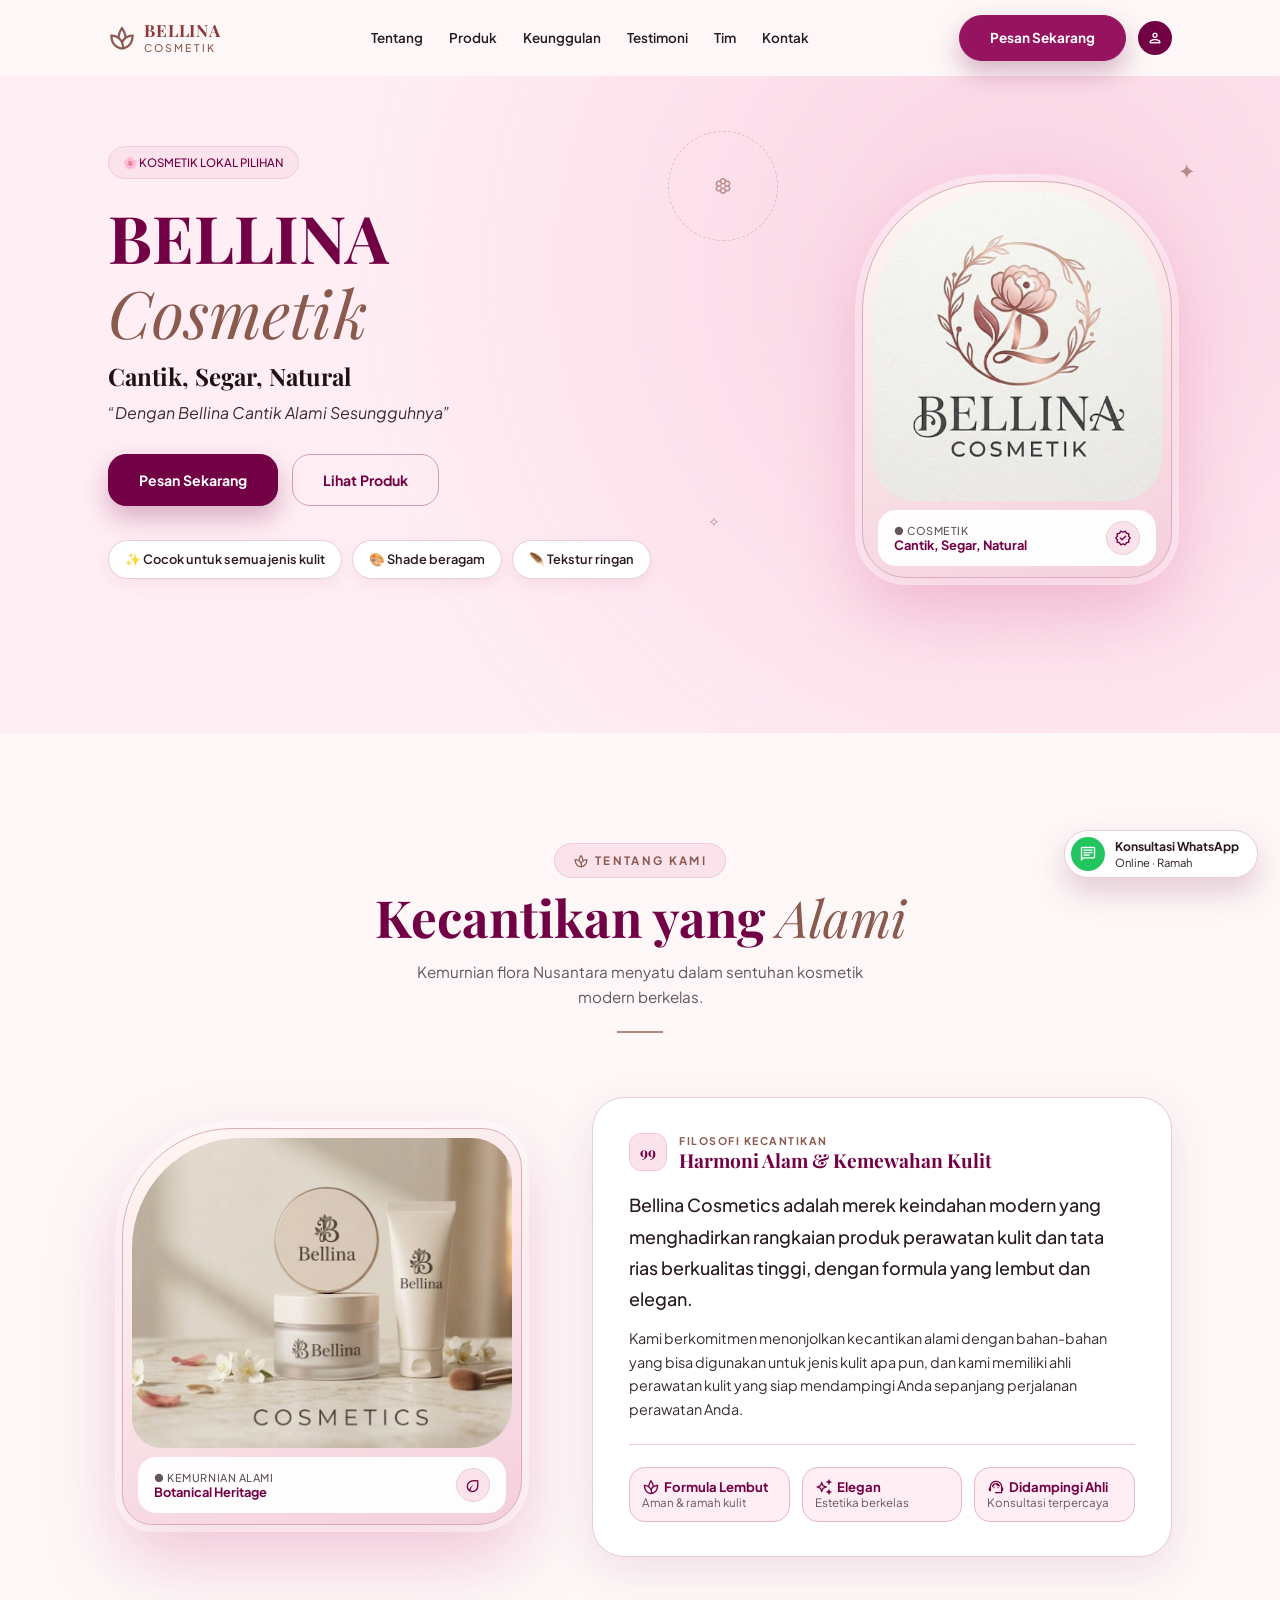
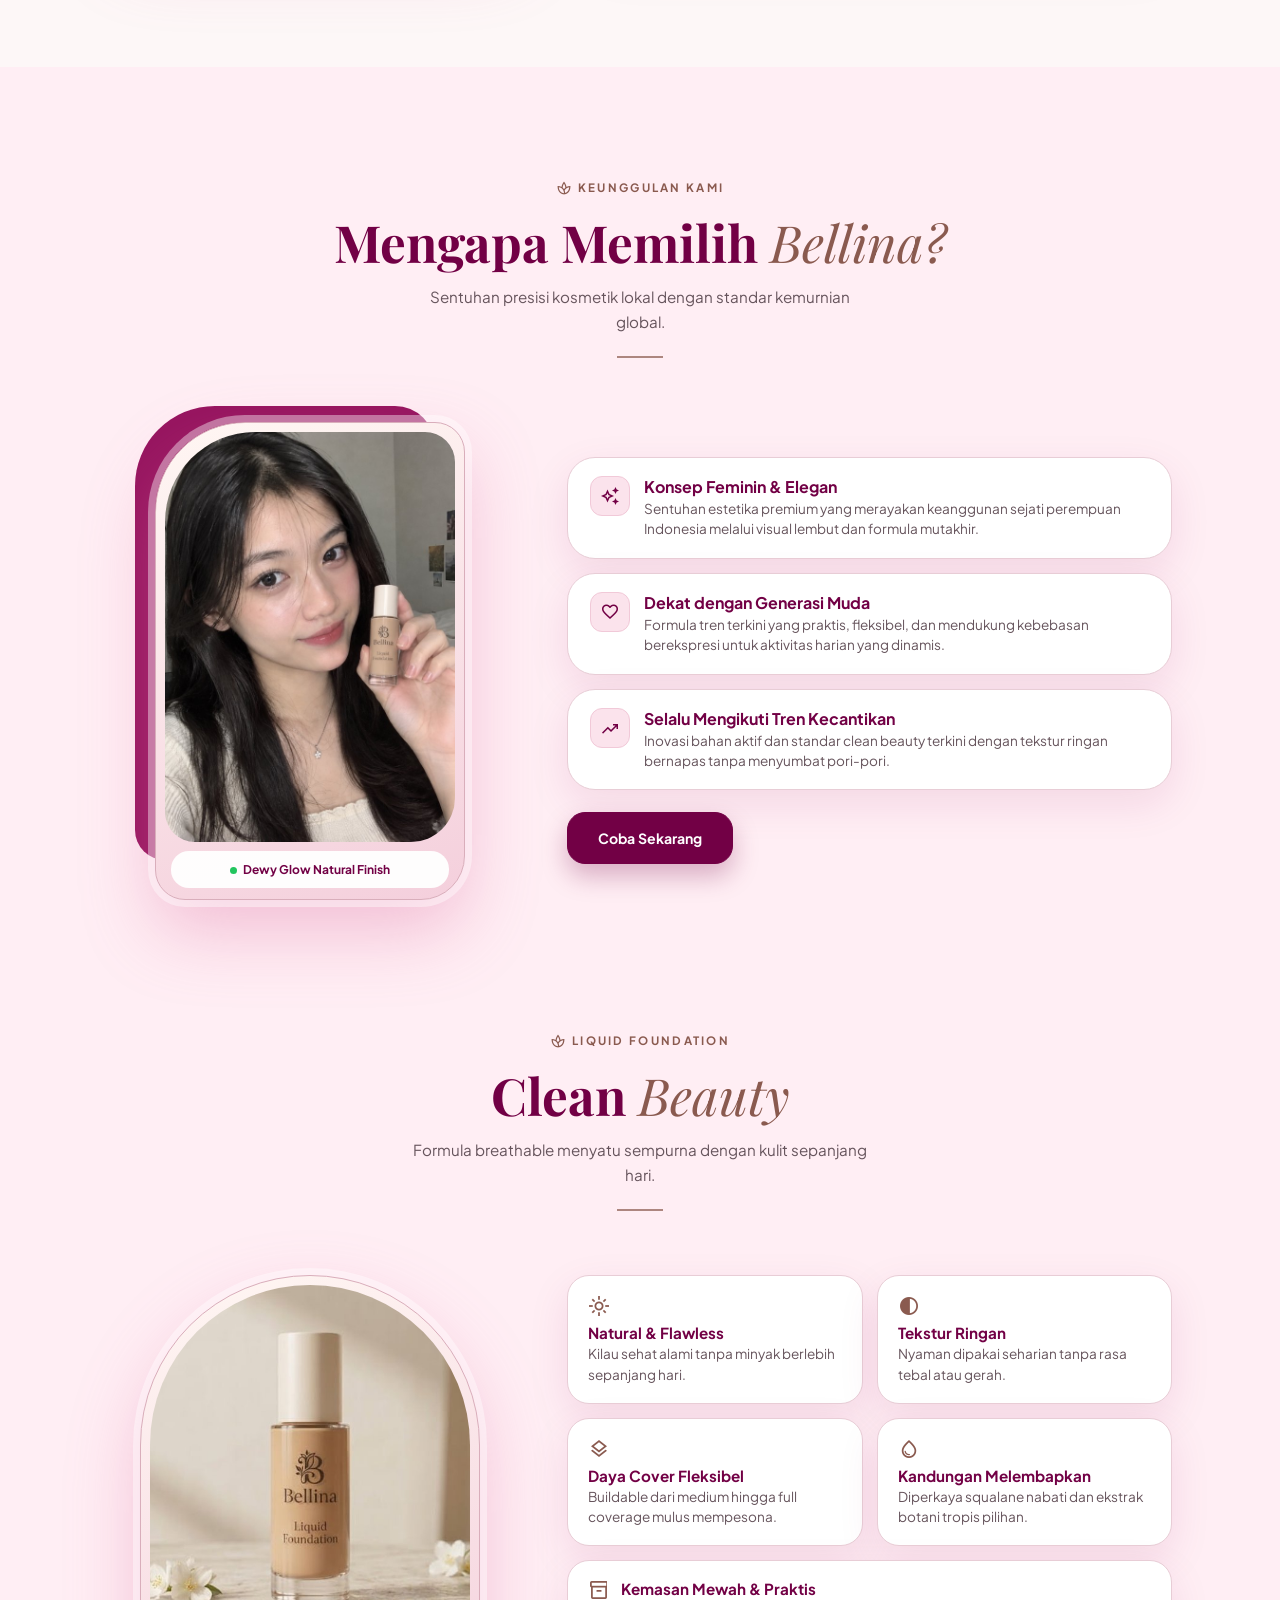
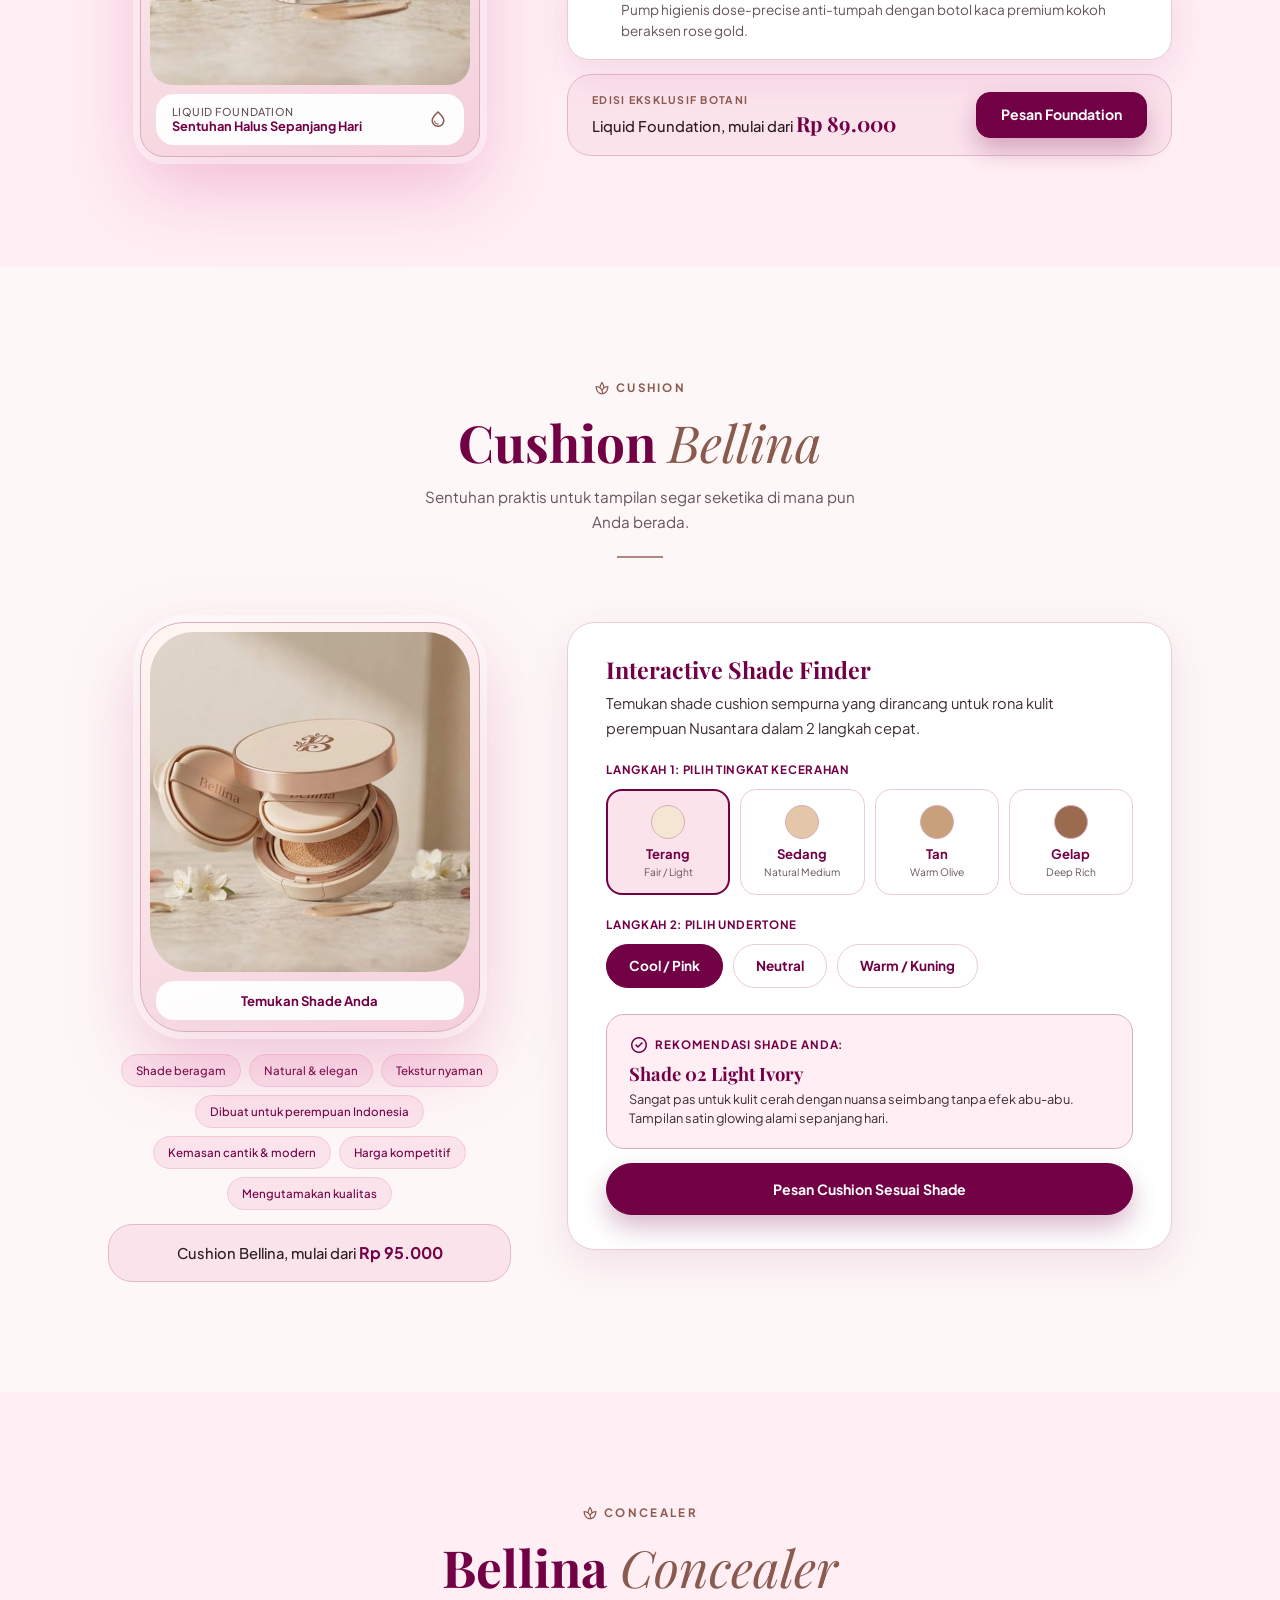
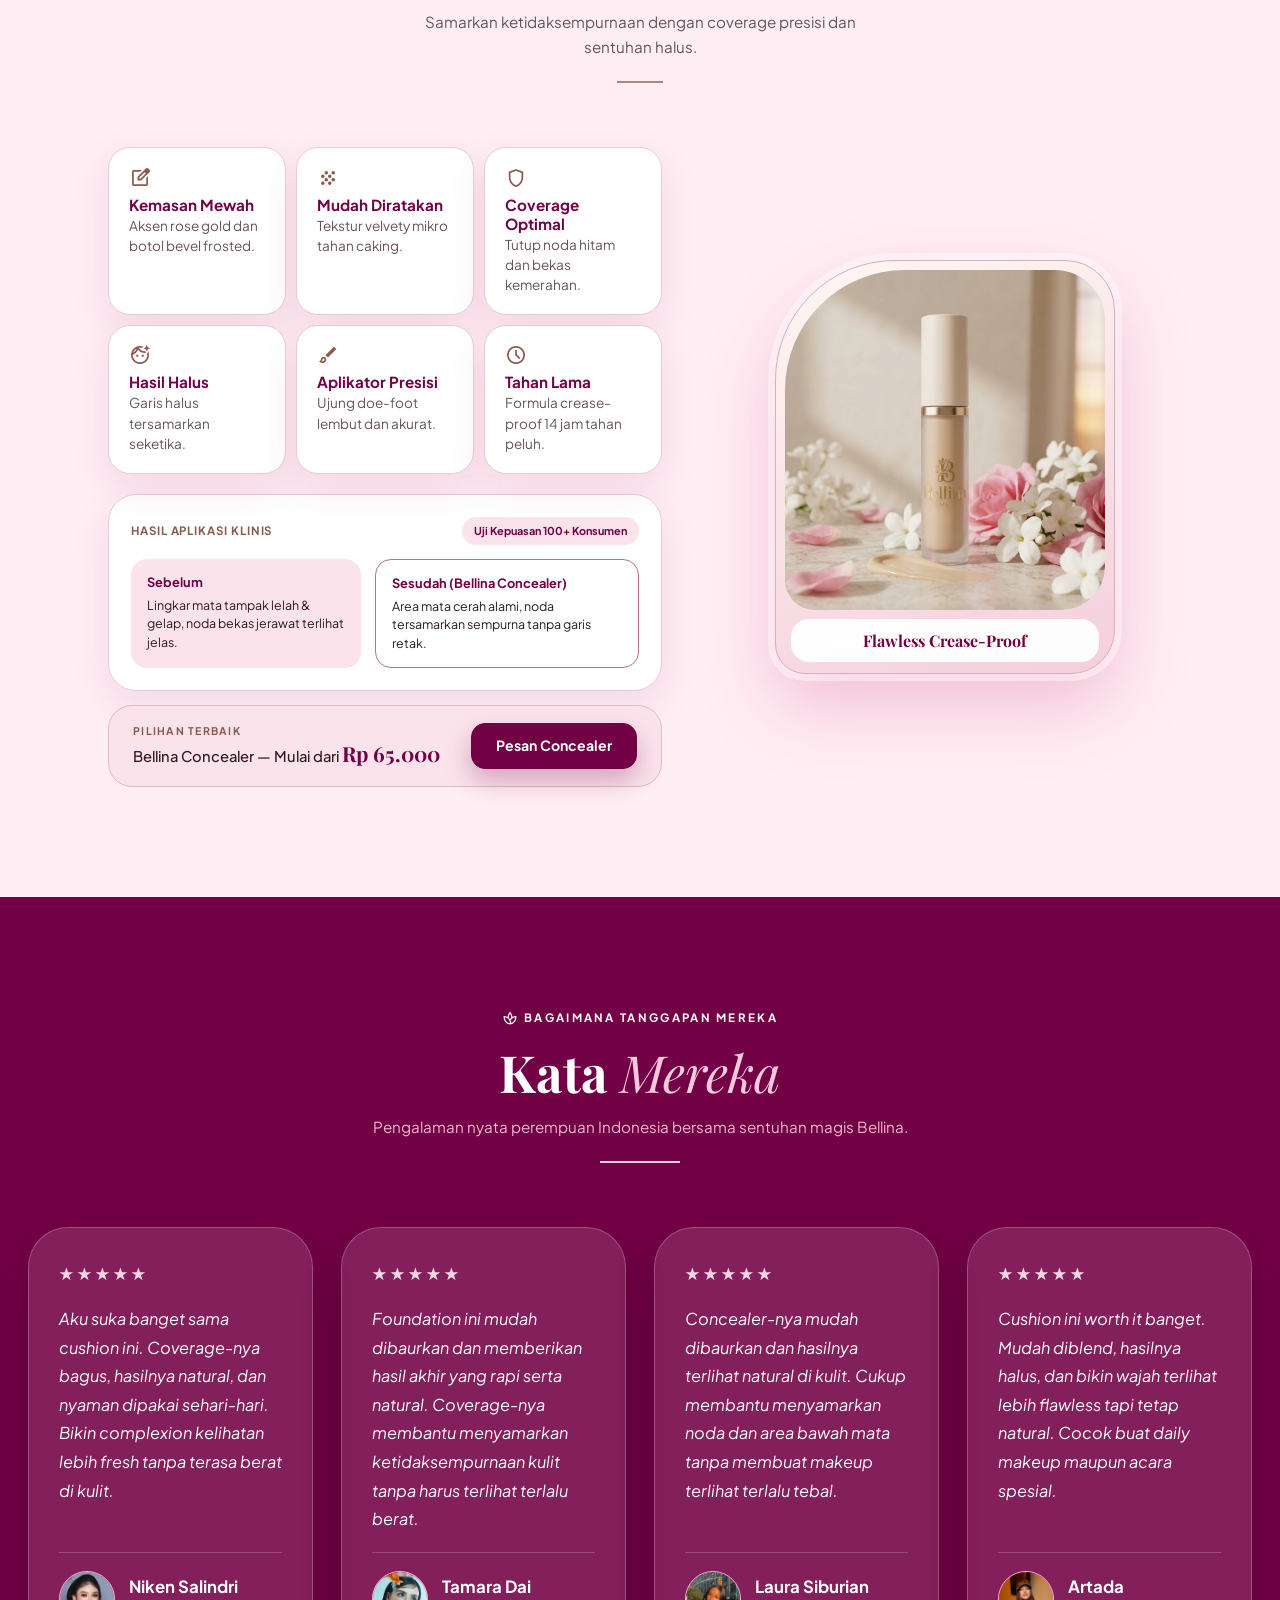
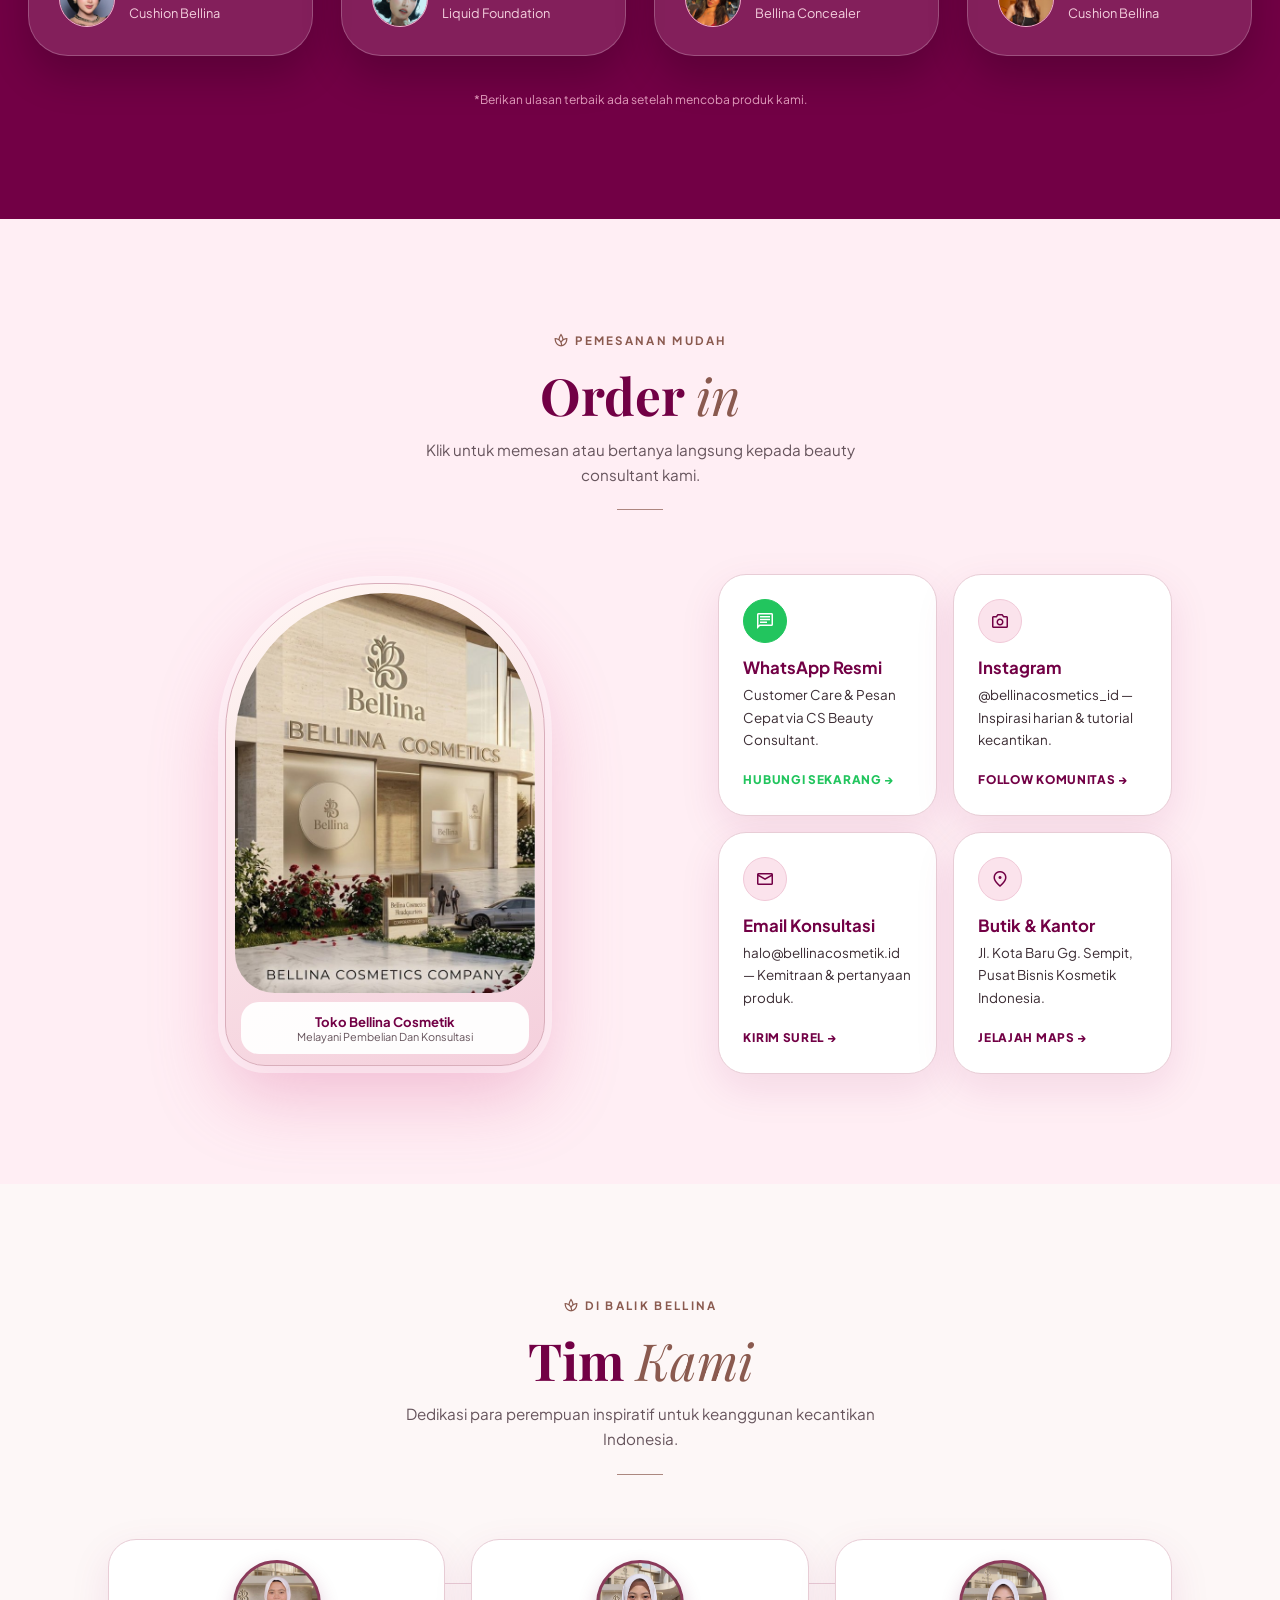
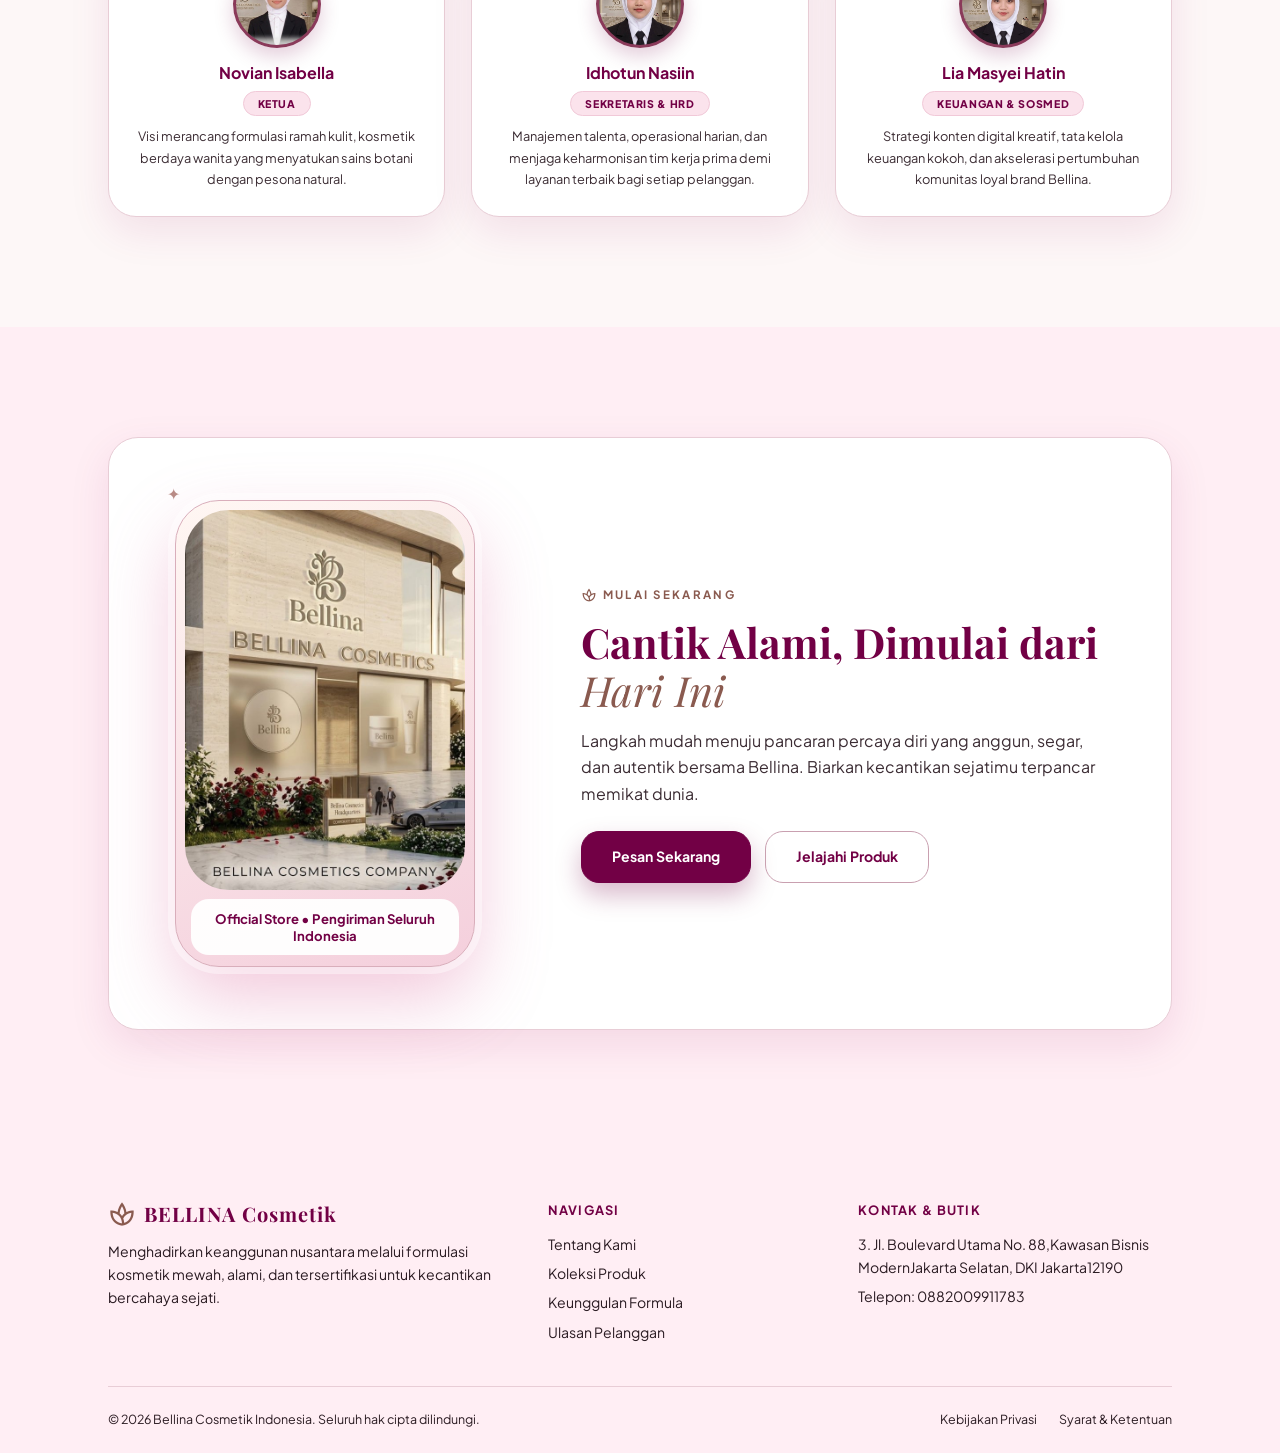
<file: index.html>
<!DOCTYPE html>
<html lang="id">
<head>
<meta charset="UTF-8">
<meta name="viewport" content="width=device-width, initial-scale=1">
<title>Bellina Cosmetik — Cantik, Segar, Natural</title>
<meta name="description" content="Bellina Cosmetik: foundation, cushion, dan concealer dengan formula lembut untuk kecantikan alami Anda.">
<link rel="preconnect" href="https://fonts.googleapis.com">
<link rel="preconnect" href="https://fonts.gstatic.com" crossorigin>
<link href="https://fonts.googleapis.com/css2?family=Playfair+Display:ital,wght@0,600;0,700;1,400&family=Plus+Jakarta+Sans:ital,wght@0,400;0,500;0,600;0,700;0,800;1,400;1,500&family=Material+Symbols+Outlined:wght@300..500&display=swap" rel="stylesheet">
<link rel="stylesheet" href="style.css">
</head>
<body>
<header class="nav"><div class="wrap bar">
  <a class="logo" href="index.html"><span class="ms">spa</span><span>BELLINA<small>COSMETIK</small></span></a>
  <nav id="menu">
    <a href="#tentang">Tentang</a><a href="#produk">Produk</a><a href="#keunggulan">Keunggulan</a><a href="#testimoni">Testimoni</a><a href="#tim">Tim</a><a href="#kontak">Kontak</a><a class="mo" href="pesan.html">Pesan Sekarang</a>
  </nav>
  <div class="nr"><a class="btn" href="pesan.html">Pesan Sekarang</a><a class="us" href="#kontak" aria-label="Akun"><span class="ms">person</span></a>
  <button id="burger" aria-label="Buka menu" aria-expanded="false" aria-controls="menu"><span class="ms">menu</span></button></div>
</div></header>

<main>
<section class="hero pk" id="beranda"><div class="wrap g2">
  <div class="rv">
    <span class="chip k">🌸 KOSMETIK LOKAL PILIHAN</span>
    <h1>BELLINA <em>Cosmetik</em></h1>
    <p class="tl">Cantik, Segar, Natural</p>
    <p class="q">“Dengan Bellina Cantik Alami Sesungguhnya”</p>
    <div class="row"><a class="btn" href="pesan.html">Pesan Sekarang</a><a class="btn ol" href="#produk">Lihat Produk</a></div>
    <div class="row" style="gap:10px"><span class="chip">✨ Cocok untuk semua jenis kulit</span><span class="chip">🎨 Shade beragam</span><span class="chip">🪶 Tekstur ringan</span></div>
  </div>
  <div class="rv" style="position:relative"><div class="dc"><span class="ms">filter_vintage</span></div><span class="sp" style="right:-24px;top:-20px">✦</span><span class="sp" style="left:-10px;bottom:50px;font-size:.9rem">✧</span>
    <div class="fr"><div class="ph" style="--img:url(logo.jpg)"></div><div class="cap"><div><small>● Cosmetik</small>Cantik, Segar, Natural</div><span class="ci"><span class="ms">verified</span></span></div></div></div>
</div></section>

<section class="ow" id="tentang"><div class="wrap">
  <div class="head rv"><span class="eb pill"><span class="ms">spa</span> Tentang Kami</span><h2>Kecantikan yang <em>Alami</em></h2><p>Kemurnian flora Nusantara menyatu dalam sentuhan kosmetik modern berkelas.</p></div>
  <div class="g2 ten">
    <div class="fr rv"><div class="ph" style="--img:url(produk.jpg);--pos:40% center"></div><div class="cap"><div><small>● Kemurnian Alami</small>Botanical Heritage</div><span class="ci"><span class="ms">eco</span></span></div></div>
    <div class="cd ph2 rv">
      <div class="hd"><span class="qb">99</span><div><small>Filosofi Kecantikan</small><h3>Harmoni Alam &amp; Kemewahan Kulit</h3></div></div>
      <p class="ld">Bellina Cosmetics adalah merek keindahan modern yang menghadirkan rangkaian produk perawatan kulit dan tata rias berkualitas tinggi, dengan formula yang lembut dan elegan.</p>
      <p>Kami berkomitmen menonjolkan kecantikan alami dengan bahan-bahan yang bisa digunakan untuk jenis kulit apa pun, dan kami memiliki ahli perawatan kulit yang siap mendampingi Anda sepanjang perjalanan perawatan Anda.</p>
      <hr>
      <div class="m3"><div><b><span class="ms">spa</span> Formula Lembut</b>Aman &amp; ramah kulit</div><div><b><span class="ms">auto_awesome</span> Elegan</b>Estetika berkelas</div><div><b><span class="ms">support_agent</span> Didampingi Ahli</b>Konsultasi terpercaya</div></div>
    </div>
  </div>
</div></section>

<section class="pk" id="keunggulan"><div class="wrap">
  <div class="head rv"><span class="eb"><span class="ms">spa</span> Keunggulan Kami</span><h2>Mengapa Memilih <em>Bellina?</em></h2><p>Sentuhan presisi kosmetik lokal dengan standar kemurnian global.</p></div>
  <div class="g2 mg">
    <div class="bk rv"><div class="fr"><div class="ph" style="--img:url(model.jpg)"></div><div class="cap"><span style="margin:auto"><i class="dot2"></i>Dewy Glow Natural Finish</span></div></div></div>
    <div class="rv"><div class="st">
      <div class="cd fc"><span class="ib"><span class="ms">auto_awesome</span></span><div><h3>Konsep Feminin &amp; Elegan</h3><p>Sentuhan estetika premium yang merayakan keanggunan sejati perempuan Indonesia melalui visual lembut dan formula mutakhir.</p></div></div>
      <div class="cd fc"><span class="ib"><span class="ms">favorite</span></span><div><h3>Dekat dengan Generasi Muda</h3><p>Formula tren terkini yang praktis, fleksibel, dan mendukung kebebasan berekspresi untuk aktivitas harian yang dinamis.</p></div></div>
      <div class="cd fc"><span class="ib"><span class="ms">trending_up</span></span><div><h3>Selalu Mengikuti Tren Kecantikan</h3><p>Inovasi bahan aktif dan standar clean beauty terkini dengan tekstur ringan bernapas tanpa menyumbat pori-pori.</p></div></div>
    </div><div style="margin-top:22px"><a class="btn" href="pesan.html">Coba Sekarang</a></div></div>
  </div>
</div></section>

<section class="pk" id="produk" style="padding-top:20px"><div class="wrap">
  <div class="head rv"><span class="eb"><span class="ms">spa</span> Liquid Foundation</span><h2>Clean <em>Beauty</em></h2><p>Formula breathable menyatu sempurna dengan kulit sepanjang hari.</p></div>
  <div class="g2 fd">
    <div class="fr rv"><div class="ph" style="--img:url(foundation.jpg);--pos:50% center"></div><div class="cap"><div><small>Liquid Foundation</small>Sentuhan Halus Sepanjang Hari</div><span class="ms" style="color:var(--ac)">water_drop</span></div></div>
    <div class="rv">
      <div class="g22">
        <div class="cd fk"><span class="ms">light_mode</span><h3>Natural &amp; Flawless</h3><p>Kilau sehat alami tanpa minyak berlebih sepanjang hari.</p></div>
        <div class="cd fk"><span class="ms">contrast</span><h3>Tekstur Ringan</h3><p>Nyaman dipakai seharian tanpa rasa tebal atau gerah.</p></div>
        <div class="cd fk"><span class="ms">layers</span><h3>Daya Cover Fleksibel</h3><p>Buildable dari medium hingga full coverage mulus mempesona.</p></div>
        <div class="cd fk"><span class="ms">water_drop</span><h3>Kandungan Melembapkan</h3><p>Diperkaya squalane nabati dan ekstrak botani tropis pilihan.</p></div>
        <div class="cd fk wd" style="display:flex;gap:14px"><span class="ms" style="margin:0">inventory_2</span><div><h3>Kemasan Mewah &amp; Praktis</h3><p>Pump higienis dose-precise anti-tumpah dengan botol kaca premium kokoh beraksen rose gold.</p></div></div>
      </div>
      <div class="pb"><div><small>Edisi Eksklusif Botani</small><span>Liquid Foundation, mulai dari <b>Rp 89.000</b></span></div><a class="btn sm" href="pesan.html?produk=foundation">Pesan Foundation</a></div>
    </div>
  </div>
</div></section>

<section class="ow" id="cushion"><div class="wrap">
  <div class="head rv"><span class="eb"><span class="ms">spa</span> Cushion</span><h2>Cushion <em>Bellina</em></h2><p>Sentuhan praktis untuk tampilan segar seketika di mana pun Anda berada.</p></div>
  <div class="g2 cu">
    <div class="rv"><div class="fr"><div class="ph" style="--img:url(cushion.jpg);--pos:50% center"></div><div class="cap c s">Temukan Shade Anda</div></div>
      <div class="cs"><span class="chip k">Shade beragam</span><span class="chip k">Natural &amp; elegan</span><span class="chip k">Tekstur nyaman</span><span class="chip k">Dibuat untuk perempuan Indonesia</span><span class="chip k">Kemasan cantik &amp; modern</span><span class="chip k">Harga kompetitif</span><span class="chip k">Mengutamakan kualitas</span></div>
      <div class="pb" style="margin:0"><span>Cushion Bellina, mulai dari <b style="font-family:inherit;font-size:1rem">Rp 95.000</b></span></div></div>
    <div class="cd fdr rv">
      <h3>Interactive Shade Finder</h3>
      <p>Temukan shade cushion sempurna yang dirancang untuk rona kulit perempuan Nusantara dalam 2 langkah cepat.</p>
      <div class="lb">Langkah 1: Pilih tingkat kecerahan</div>
      <div class="tn">
        <button class="tc2" data-t="0"><i style="background:#F5E6D3"></i><b>Terang</b><span>Fair / Light</span></button>
        <button class="tc2" data-t="1"><i style="background:#E3C7A8"></i><b>Sedang</b><span>Natural Medium</span></button>
        <button class="tc2" data-t="2"><i style="background:#C9A07C"></i><b>Tan</b><span>Warm Olive</span></button>
        <button class="tc2" data-t="3"><i style="background:#9A6B4E"></i><b>Gelap</b><span>Deep Rich</span></button>
      </div>
      <div class="lb">Langkah 2: Pilih undertone</div>
      <div class="opts"><button class="opt" data-u="0">Cool / Pink</button><button class="opt" data-u="1">Neutral</button><button class="opt" data-u="2">Warm / Kuning</button></div>
      <div class="rs" aria-live="polite"><small><span class="ms">check_circle</span> REKOMENDASI SHADE ANDA:</small><h4 id="shName" data-pre="Shade ">Shade 02 Light Ivory</h4><p id="shDesc">Sangat pas untuk kulit cerah dengan nuansa seimbang tanpa efek abu-abu. Tampilan satin glowing alami sepanjang hari.</p></div>
      <a class="btn w" id="goShade" href="pesan.html?produk=cushion">Pesan Cushion Sesuai Shade</a>
    </div>
  </div>
</div></section>

<section class="pk" id="concealer"><div class="wrap">
  <div class="head rv"><span class="eb"><span class="ms">spa</span> Concealer</span><h2>Bellina <em>Concealer</em></h2><p>Samarkan ketidaksempurnaan dengan coverage presisi dan sentuhan halus.</p></div>
  <div class="g2 cw cc">
    <div class="rv">
      <div class="g22 c3">
        <div class="cd fk"><span class="ms">edit_square</span><h3>Kemasan Mewah</h3><p>Aksen rose gold dan botol bevel frosted.</p></div>
        <div class="cd fk"><span class="ms">grain</span><h3>Mudah Diratakan</h3><p>Tekstur velvety mikro tahan caking.</p></div>
        <div class="cd fk"><span class="ms">shield</span><h3>Coverage Optimal</h3><p>Tutup noda hitam dan bekas kemerahan.</p></div>
        <div class="cd fk"><span class="ms">face_retouching_natural</span><h3>Hasil Halus</h3><p>Garis halus tersamarkan seketika.</p></div>
        <div class="cd fk"><span class="ms">brush</span><h3>Aplikator Presisi</h3><p>Ujung doe-foot lembut dan akurat.</p></div>
        <div class="cd fk"><span class="ms">schedule</span><h3>Tahan Lama</h3><p>Formula crease-proof 14 jam tahan peluh.</p></div>
      </div>
      <div class="cd cl"><div class="hd">Hasil Aplikasi Klinis <span>Uji Kepuasan 100+ Konsumen</span></div><div class="ba"><div><b>Sebelum</b>Lingkar mata tampak lelah &amp; gelap, noda bekas jerawat terlihat jelas.</div><div><b>Sesudah (Bellina Concealer)</b>Area mata cerah alami, noda tersamarkan sempurna tanpa garis retak.</div></div></div>
      <div class="pb"><div><small>Pilihan Terbaik</small><span>Bellina Concealer — Mulai dari <b>Rp 65.000</b></span></div><a class="btn sm" href="pesan.html?produk=concealer">Pesan Concealer</a></div>
    </div>
    <div class="fr rv"><div class="ph" style="--img:url(concealer-sq.jpg);--pos:50% center"></div><div class="cap c">Flawless Crease-Proof</div></div>
  </div>
</div></section>

<section class="dk" id="testimoni"><div class="wrap">
  <div class="head rv"><span class="eb"><span class="ms">spa</span> Bagaimana tanggapan mereka</span><h2>Kata <em>Mereka</em></h2><p>Pengalaman nyata perempuan Indonesia bersama sentuhan magis Bellina.</p></div>
  <div class="tg">
    <article class="tt rv"><div class="s" aria-label="5 bintang">★★★★★</div><p>Aku suka banget sama cushion ini. Coverage-nya bagus, hasilnya natural, dan nyaman dipakai sehari-hari. Bikin complexion kelihatan lebih fresh tanpa terasa berat di kulit.</p><hr><div class="who"><span class="av">N<img src="testi-1.jpg" alt="Foto Niken Salindri" loading="lazy" onerror="this.remove()"></span><div><b>Niken Salindri</b>Cushion Bellina</div></div></article>
    <article class="tt rv"><div class="s" aria-label="5 bintang">★★★★★</div><p>Foundation ini mudah dibaurkan dan memberikan hasil akhir yang rapi serta natural. Coverage-nya membantu menyamarkan ketidaksempurnaan kulit tanpa harus terlihat terlalu berat.</p><hr><div class="who"><span class="av">T<img src="testi-2.jpg" alt="Foto Tamara Dai" loading="lazy" onerror="this.remove()"></span><div><b>Tamara Dai</b>Liquid Foundation</div></div></article>
    <article class="tt rv"><div class="s" aria-label="5 bintang">★★★★★</div><p>Concealer-nya mudah dibaurkan dan hasilnya terlihat natural di kulit. Cukup membantu menyamarkan noda dan area bawah mata tanpa membuat makeup terlihat terlalu tebal.</p><hr><div class="who"><span class="av">L<img src="testi-3.jpg" alt="Foto Laura Siburian" loading="lazy" onerror="this.remove()"></span><div><b>Laura Siburian</b>Bellina Concealer</div></div></article>
    <article class="tt rv"><div class="s" aria-label="5 bintang">★★★★★</div><p>Cushion ini worth it banget. Mudah diblend, hasilnya halus, dan bikin wajah terlihat lebih flawless tapi tetap natural. Cocok buat daily makeup maupun acara spesial.</p><hr><div class="who"><span class="av">A<img src="testi-4.jpg" alt="Foto Artada" loading="lazy" onerror="this.remove()"></span><div><b>Artada</b>Cushion Bellina</div></div></article>
  </div>
  <p class="dn">*Berikan ulasan terbaik ada setelah mencoba produk kami.</p>
</div></section>

<section class="pk" id="kontak"><div class="wrap">
  <div class="head rv"><span class="eb"><span class="ms">spa</span> Pemesanan Mudah</span><h2>Order <em>in</em></h2><p>Klik untuk memesan atau bertanya langsung kepada beauty consultant kami.</p></div>
  <div class="g2 cn od">
    <div class="fr rv"><div class="ph" style="--img:url(butik.jpg);--pos:center top"></div><div class="cap c s col">Toko Bellina Cosmetik<small style="text-transform:none;letter-spacing:0;font-weight:400">Melayani Pembelian Dan Konsultasi</small></div></div>
    <div class="g22 rv">
      <div class="cd ct"><span class="ib gr"><span class="ms">chat</span></span><h3>WhatsApp Resmi</h3><p>Customer Care &amp; Pesan Cepat via CS Beauty Consultant.</p><a class="g" data-wa href="#">Hubungi sekarang →</a></div>
      <div class="cd ct"><span class="ib"><span class="ms">photo_camera</span></span><h3>Instagram</h3><p>@bellinacosmetics_id — Inspirasi harian &amp; tutorial kecantikan.</p><a href="https://www.instagram.com/belina_ofc?utm_source=qr&vrfl=MXY2c2hpZHdsZ2d6Yw%3D%3D" target="_blank" rel="noopener">Follow komunitas →</a></div>
      <div class="cd ct"><span class="ib"><span class="ms">mail</span></span><h3>Email Konsultasi</h3><p>halo@bellinacosmetik.id — Kemitraan &amp; pertanyaan produk.</p><a href="mailto:halo@bellinacosmetik.id">Kirim surel →</a></div>
      <div class="cd ct"><span class="ib"><span class="ms">location_on</span></span><h3>Butik &amp; Kantor</h3><p>Jl. Kota Baru Gg. Sempit, Pusat Bisnis Kosmetik Indonesia.</p><a href="https://share.google/In5HDDiah3yC1AdnM" target="_blank" rel="noopener">Jelajah Maps →</a></div>
    </div>
  </div>
</div></section>

<section class="ow" id="tim"><div class="wrap">
  <div class="head rv"><span class="eb"><span class="ms">spa</span> Di Balik Bellina</span><h2>Tim <em>Kami</em></h2><p>Dedikasi para perempuan inspiratif untuk keanggunan kecantikan Indonesia.</p></div>
  <div class="tm3">
    <div class="cd tm rv"><div class="a" style="--img:url(tim-lia.jpg)"></div><h3>Novian Isabella</h3><span class="r">KETUA</span><p>Visi merancang formulasi ramah kulit, kosmetik berdaya wanita yang menyatukan sains botani dengan pesona natural.</p></div>
    <div class="cd tm rv"><div class="a" style="--img:url(tim-idhotun.jpg)"></div><h3>Idhotun Nasiin</h3><span class="r">SEKRETARIS &amp; HRD</span><p>Manajemen talenta, operasional harian, dan menjaga keharmonisan tim kerja prima demi layanan terbaik bagi setiap pelanggan.</p></div>
    <div class="cd tm rv"><div class="a" style="--img:url(tim-novian.jpg)"></div><h3>Lia Masyei Hatin</h3><span class="r">KEUANGAN &amp; SOSMED</span><p>Strategi konten digital kreatif, tata kelola keuangan kokoh, dan akselerasi pertumbuhan komunitas loyal brand Bellina.</p></div>
  </div>
</div></section>

<section class="pk cta"><div class="wrap"><div class="cd"><div class="g2">
  <div class="rv" style="position:relative"><span class="sp" style="left:-8px;top:-14px;font-size:1rem">✦</span><div class="fr"><div class="ph" style="--img:url(butik.jpg)"></div><div class="cap c s">Official Store • Pengiriman Seluruh Indonesia</div></div></div>
  <div class="rv"><span class="eb"><span class="ms">spa</span> Mulai Sekarang</span><h2>Cantik Alami, Dimulai dari <em>Hari Ini</em></h2>
    <p>Langkah mudah menuju pancaran percaya diri yang anggun, segar, dan autentik bersama Bellina. Biarkan kecantikan sejatimu terpancar memikat dunia.</p>
    <div class="row"><a class="btn" href="pesan.html">Pesan Sekarang</a><a class="btn ol" href="#produk">Jelajahi Produk</a></div></div>
</div></div></div></section>
</main>

<footer><div class="wrap">
  <div class="fg">
    <div><a class="logo" href="index.html" style="font-size:1.25rem;color:var(--d)"><span class="ms">spa</span><span>BELLINA Cosmetik</span></a><p style="margin-top:12px;max-width:390px">Menghadirkan keanggunan nusantara melalui formulasi kosmetik mewah, alami, dan tersertifikasi untuk kecantikan bercahaya sejati.</p></div>
    <div><h4>Navigasi</h4><ul><li><a href="#tentang">Tentang Kami</a></li><li><a href="#produk">Koleksi Produk</a></li><li><a href="#keunggulan">Keunggulan Formula</a></li><li><a href="#testimoni">Ulasan Pelanggan</a></li></ul></div>
    <div><h4>Kontak &amp; Butik</h4><p>3. Jl. Boulevard Utama No. 88,Kawasan Bisnis ModernJakarta Selatan, DKI Jakarta12190</p><p>Telepon: 0882009911783</p></div>
  </div>
  <div class="fb"><span>© 2026 Bellina Cosmetik Indonesia. Seluruh hak cipta dilindungi.</span><span><a href="#">Kebijakan Privasi</a><a href="#">Syarat &amp; Ketentuan</a></span></div>
</div></footer>

<a class="fw" data-wa href="#" aria-label="Konsultasi via WhatsApp"><i><span class="ms">chat</span></i><div><b>Konsultasi WhatsApp</b>Online · Ramah</div></a>
<script src="script.js"></script>
</body>
</html>
</file>
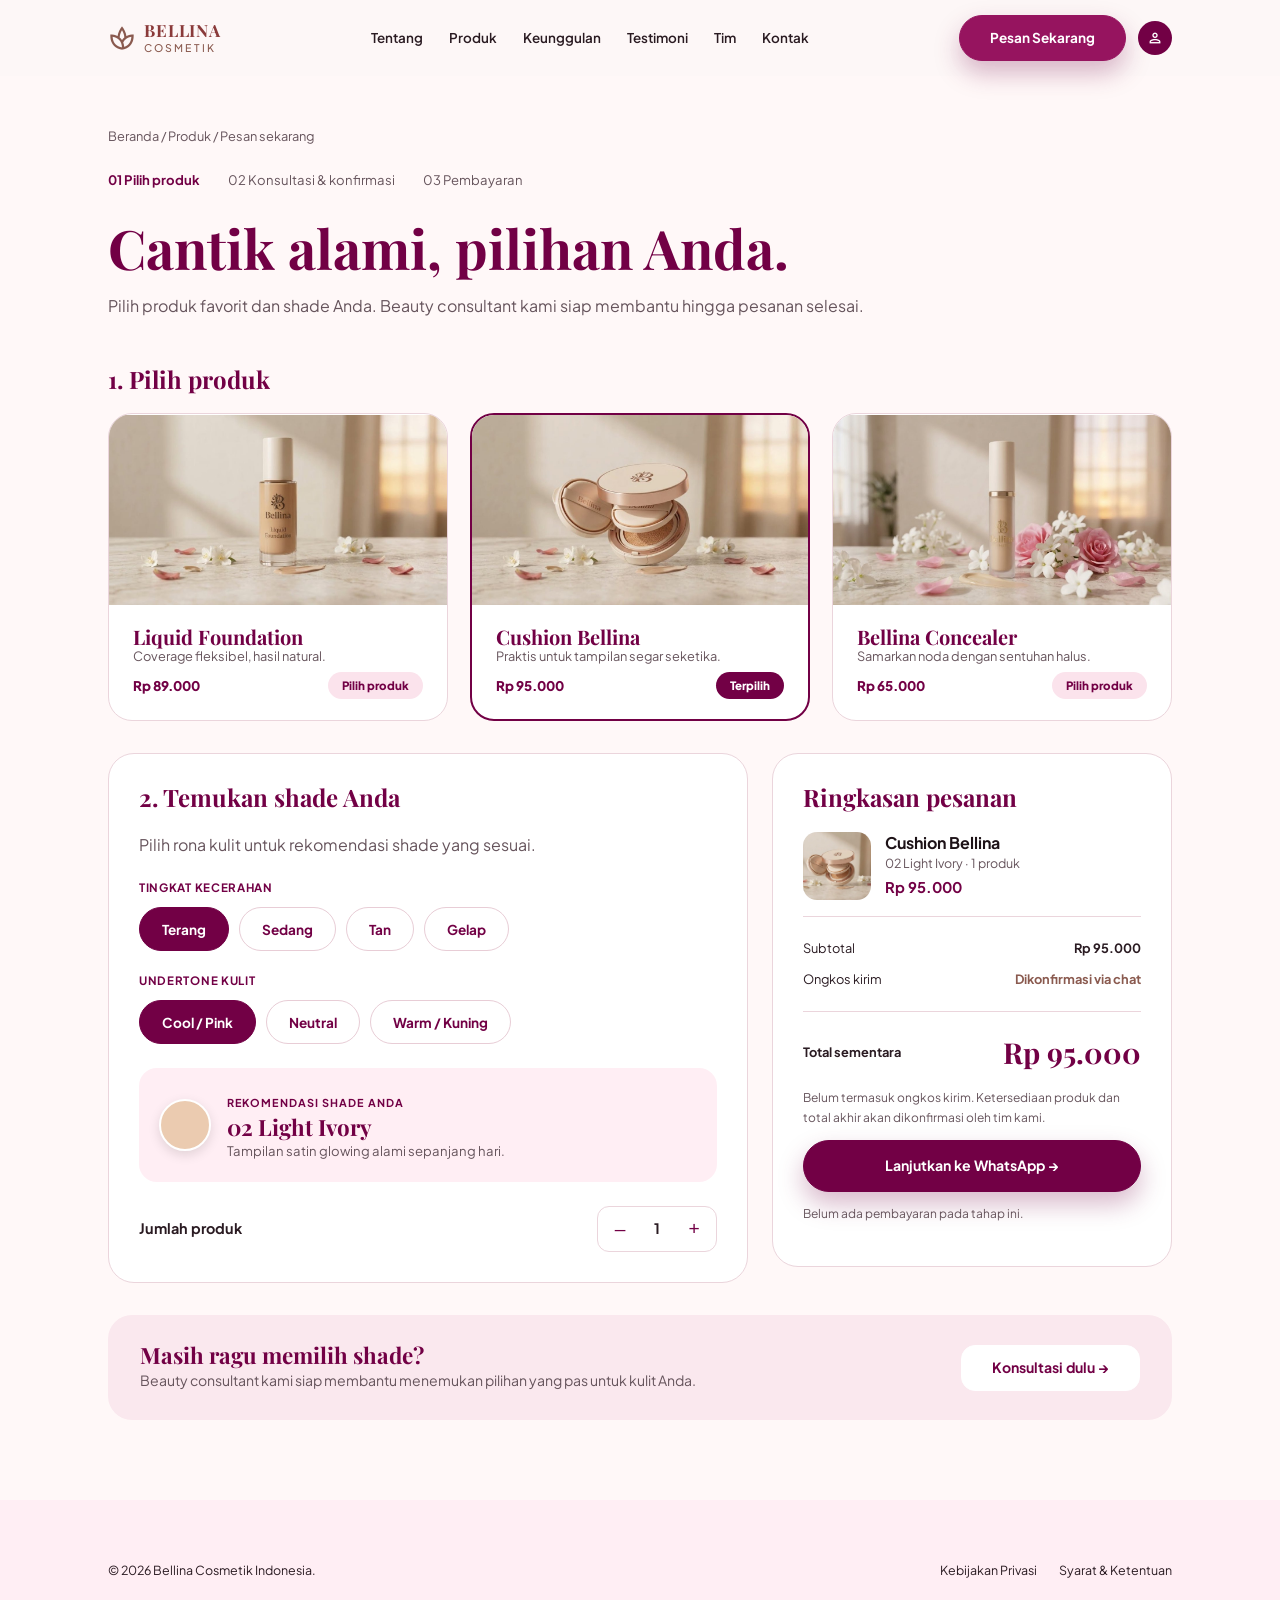
<file: pesan.html>
<!DOCTYPE html>
<html lang="id">
<head>
<meta charset="UTF-8">
<meta name="viewport" content="width=device-width, initial-scale=1">
<title>Pesan Sekarang — Bellina Cosmetik</title>
<link rel="preconnect" href="https://fonts.googleapis.com">
<link rel="preconnect" href="https://fonts.gstatic.com" crossorigin>
<link href="https://fonts.googleapis.com/css2?family=Playfair+Display:ital,wght@0,600;0,700;1,400&family=Plus+Jakarta+Sans:wght@400;500;600;700;800&family=Material+Symbols+Outlined:wght@300..500&display=swap" rel="stylesheet">
<link rel="stylesheet" href="style.css">
</head>
<body class="pgb">
<header class="nav"><div class="wrap bar">
  <a class="logo" href="index.html"><span class="ms">spa</span><span>BELLINA<small>COSMETIK</small></span></a>
  <nav id="menu">
    <a href="index.html#tentang">Tentang</a><a href="index.html#produk">Produk</a><a href="index.html#keunggulan">Keunggulan</a><a href="index.html#testimoni">Testimoni</a><a href="index.html#tim">Tim</a><a href="index.html#kontak">Kontak</a><a class="mo" href="pesan.html">Pesan Sekarang</a>
  </nav>
  <div class="nr"><a class="btn" href="pesan.html">Pesan Sekarang</a><a class="us" href="index.html#kontak" aria-label="Akun"><span class="ms">person</span></a>
  <button id="burger" aria-label="Buka menu" aria-expanded="false" aria-controls="menu"><span class="ms">menu</span></button></div>
</div></header>

<main class="pg"><div class="wrap">
  <p class="crumb"><a href="index.html">Beranda</a> / <a href="index.html#produk">Produk</a> / Pesan sekarang</p>
  <div class="steps"><b>01 Pilih produk</b><span>02 Konsultasi &amp; konfirmasi</span><span>03 Pembayaran</span></div>
  <h1>Cantik alami, pilihan Anda.</h1>
  <p class="lead">Pilih produk favorit dan shade Anda. Beauty consultant kami siap membantu hingga pesanan selesai.</p>

  <h2>1. Pilih produk</h2>
  <div class="g3">
    <button class="pc" data-p="foundation"><div class="th" style="--img:url(foundation.jpg)"></div><div class="in2"><h3>Liquid Foundation</h3><p>Coverage fleksibel, hasil natural.</p><div class="pr"><span>Rp 89.000</span><span class="tag">Pilih produk</span></div></div></button>
    <button class="pc" data-p="cushion"><div class="th" style="--img:url(cushion.jpg)"></div><div class="in2"><h3>Cushion Bellina</h3><p>Praktis untuk tampilan segar seketika.</p><div class="pr"><span>Rp 95.000</span><span class="tag">Pilih produk</span></div></div></button>
    <button class="pc" data-p="concealer"><div class="th" style="--img:url(concealer.jpg)"></div><div class="in2"><h3>Bellina Concealer</h3><p>Samarkan noda dengan sentuhan halus.</p><div class="pr"><span>Rp 65.000</span><span class="tag">Pilih produk</span></div></div></button>
  </div>

  <div class="lay">
    <div class="cd">
      <h2>2. Temukan shade Anda</h2>
      <p style="color:var(--mu)">Pilih rona kulit untuk rekomendasi shade yang sesuai.</p>
      <div class="lb">Tingkat kecerahan</div>
      <div class="opts"><button class="opt" data-t="0">Terang</button><button class="opt" data-t="1">Sedang</button><button class="opt" data-t="2">Tan</button><button class="opt" data-t="3">Gelap</button></div>
      <div class="lb">Undertone kulit</div>
      <div class="opts"><button class="opt" data-u="0">Cool / Pink</button><button class="opt" data-u="1">Neutral</button><button class="opt" data-u="2">Warm / Kuning</button></div>
      <div class="res" aria-live="polite"><span class="dot" id="sumDot"></span><div><small>REKOMENDASI SHADE ANDA</small><h3 id="shName">02 Light Ivory</h3><p>Tampilan satin glowing alami sepanjang hari.</p></div></div>
      <div class="qty"><span>Jumlah produk</span><div><button data-q="-1" aria-label="Kurangi jumlah">–</button><span id="qty">1</span><button data-q="1" aria-label="Tambah jumlah">+</button></div></div>
    </div>

    <aside class="cd sum" aria-label="Ringkasan pesanan">
      <h2>Ringkasan pesanan</h2>
      <div class="sh"><span class="th" id="sumImg" style="--img:url(cushion.jpg)"></span><div><h3 id="sumName">Cushion Bellina</h3><p id="sumShade">02 Light Ivory · 1 produk</p><b id="sumPrice">Rp 95.000</b></div></div>
      <hr>
      <div class="rw"><span>Subtotal</span><b id="sumSub">Rp 95.000</b></div>
      <div class="rw"><span>Ongkos kirim</span><b style="color:#8A5A4F">Dikonfirmasi via chat</b></div>
      <hr>
      <div class="rw" style="align-items:center"><b>Total sementara</b><span class="tot" id="sumTot">Rp 95.000</span></div>
      <small>Belum termasuk ongkos kirim. Ketersediaan produk dan total akhir akan dikonfirmasi oleh tim kami.</small>
      <a class="btn w" id="waBtn" href="#">Lanjutkan ke WhatsApp →</a>
      <small>Belum ada pembayaran pada tahap ini.</small>
    </aside>
  </div>

  <div class="help"><div><h3>Masih ragu memilih shade?</h3><p>Beauty consultant kami siap membantu menemukan pilihan yang pas untuk kulit Anda.</p></div><a class="btn wh" data-wa href="#">Konsultasi dulu →</a></div>
</div></main>

<footer><div class="wrap"><div class="fb" style="border:0;margin:0;padding:0"><span>© 2026 Bellina Cosmetik Indonesia.</span><span><a href="#">Kebijakan Privasi</a><a href="#">Syarat &amp; Ketentuan</a></span></div></div></footer>
<script src="script.js"></script>
</body>
</html>
</file>
<file: style.css>
:root{--m:#96145F;--d:#720045;--ac:#8A5A4F;--pk:#FFEEF4;--ow:#FDF7F7;--bd:#E8CDD6;--p2:#FBE3EC;--tx:#2A1B22;--mu:#66545C;--sh:0 14px 40px rgba(150,20,95,.1)}
*{box-sizing:border-box;margin:0}
html{scroll-behavior:smooth;scroll-padding-top:90px}
body{font:16px/1.65 'Plus Jakarta Sans',sans-serif;color:var(--tx);background:var(--ow);overflow-x:hidden}
img{max-width:100%;display:block}a{color:inherit;text-decoration:none}ul{padding:0;list-style:none}
h1,h2,h3{font-family:'Playfair Display',serif;color:var(--d);line-height:1.15;font-weight:700}
h2{font-size:clamp(2.1rem,4.6vw,3.2rem)}em{font-style:italic;font-weight:400;color:var(--ac)}
:focus-visible{outline:2px solid var(--m);outline-offset:3px}
.ms{font:normal 20px/1 'Material Symbols Outlined';display:inline-block;width:1em;height:1em;overflow:hidden;vertical-align:middle;letter-spacing:normal;white-space:nowrap;font-feature-settings:'liga'}
.wrap{max-width:1120px;margin:auto;padding:0 28px}
section{padding:110px 0;position:relative}.pk{background:var(--pk)}.ow{background:var(--ow)}
.head{text-align:center;margin-bottom:64px}.head h2{margin:10px 0 12px}.head p{color:var(--mu);max-width:470px;margin:auto;font-size:.95rem}
.head::after{content:"";display:block;width:46px;height:1.5px;background:var(--ac);margin:22px auto 0;opacity:.7}
.eb{display:inline-flex;align-items:center;gap:6px;font-size:.72rem;font-weight:700;letter-spacing:.2em;text-transform:uppercase;color:var(--ac)}.eb .ms{font-size:16px}
.eb.pill{padding:7px 18px;border-radius:999px;background:var(--p2);border:1px solid #F1C9D8}
.btn{display:inline-flex;align-items:center;justify-content:center;gap:8px;height:52px;padding:0 30px;border-radius:18px;font-family:inherit;font-weight:700;font-size:.88rem;border:1.5px solid var(--d);background:var(--d);color:#fff;cursor:pointer;transition:.25s;box-shadow:0 12px 26px rgba(114,0,69,.28)}
.btn:hover{transform:translateY(-2px);background:#58003A}
.btn.ol{background:transparent;color:var(--d);border-color:#C9A0B0;box-shadow:none}.btn.ol:hover{background:var(--p2)}
.btn.pl{border-radius:999px}.btn.w{width:100%;border-radius:999px}.btn.sm{height:46px;padding:0 24px;border-radius:14px}
.nav{position:sticky;top:0;z-index:50;background:rgba(253,247,247,.92);backdrop-filter:blur(14px);transition:box-shadow .3s}.nav.sc{box-shadow:0 6px 24px rgba(150,20,95,.1)}
.bar{display:flex;align-items:center;justify-content:space-between;height:76px;gap:20px}
.logo{display:flex;align-items:center;gap:8px;color:#8A3A3A;font:700 1.05rem/1 'Playfair Display',serif;letter-spacing:.05em}.logo .ms{font-size:28px;color:#8A5A4F}
.logo small{display:block;font:500 .66rem 'Plus Jakarta Sans',sans-serif;letter-spacing:.2em;margin-top:2px;color:var(--ac)}
#menu{display:flex;align-items:center;gap:26px;font-size:.84rem;font-weight:600}#menu a:not(.btn):hover{color:var(--m)}
.nr{display:flex;align-items:center;gap:12px}.nr .btn{background:var(--m);border-color:var(--m);border-radius:999px;height:46px;font-size:.85rem}
.us{width:34px;height:34px;border-radius:50%;background:var(--d);color:#fff;display:grid;place-items:center}.us .ms{font-size:18px}
#burger{display:none;background:none;border:0;color:var(--m);cursor:pointer}#burger .ms{font-size:30px}
.g2{display:grid;gap:56px;align-items:center}
.fr{width:100%;position:relative;padding:9px;background:linear-gradient(160deg,#FFF7F3,#F4CFDC);border:1.5px solid #D9AEBB;box-shadow:0 0 0 7px rgba(255,255,255,.4),0 30px 70px rgba(222,110,160,.38);border-radius:var(--br,60px)}
.ph{height:var(--h,420px);border-radius:inherit;background:var(--img) var(--pos,center)/cover,#EBD6D2;position:relative;overflow:hidden}
.cap{position:static;margin:9px 6px 2px;background:rgba(255,255,255,.95);border-radius:18px;padding:11px 16px;display:flex;justify-content:space-between;align-items:center;gap:10px;font:700 .8rem 'Plus Jakarta Sans',sans-serif;color:var(--d)}
.cap small{display:block;font-weight:500;color:var(--mu);font-size:.68rem;letter-spacing:.05em;text-transform:uppercase}.cap.c{text-align:center;justify-content:center;font:700 1rem 'Playfair Display',serif}.cap.c.s{font:700 .82rem 'Plus Jakarta Sans',sans-serif}.cap.col{flex-direction:column;gap:0}.cap.col small{text-transform:none;letter-spacing:0;font-weight:400}
.ci{flex:none;width:34px;height:34px;border-radius:50%;background:var(--p2);border:1px solid var(--bd);display:grid;place-items:center}.ci .ms{font-size:18px}
.sp{position:absolute;color:#B88C86;font-size:1.3rem;line-height:1}
.cd{background:#fff;border:1.5px solid var(--bd);border-radius:28px;box-shadow:var(--sh)}
.fc{display:flex;gap:14px;padding:20px 22px;align-items:flex-start}.fc h3,.fk h3{font:700 1rem 'Plus Jakarta Sans',sans-serif;color:var(--d);margin-bottom:2px}.fc p,.fk p{font-size:.85rem;color:var(--mu);line-height:1.5}
.ib{flex:none;width:40px;height:40px;border-radius:12px;background:var(--p2);border:1px solid #F1C9D8;color:var(--d);display:grid;place-items:center}
.fk{padding:18px 20px;border-radius:22px}.fk .ms{color:var(--ac);font-size:22px;margin-bottom:6px}.fk h3{font-size:.95rem}
.hero{padding:70px 0 120px;background:radial-gradient(circle at 80% 30%,#FAD3E3,transparent 60%),var(--pk)}
.hero .g2{grid-template-columns:1.1fr .9fr}
.hero h1{font-size:clamp(2.8rem,6vw,4.1rem);margin:20px 0 10px;color:var(--d)}.hero h1 em{color:var(--ac)}
.hero .tl{font:700 1.5rem 'Playfair Display',serif;color:#1d1217}.hero .q{font-style:italic;margin:8px 0 28px;color:#3a2a33}
.row{display:flex;gap:14px;flex-wrap:wrap}.hero .row{margin-bottom:34px}
.chip{display:inline-flex;align-items:center;gap:6px;padding:8px 16px;border-radius:999px;background:#fff;border:1.5px solid var(--bd);font-size:.8rem;font-weight:600;box-shadow:0 6px 16px rgba(150,20,95,.06)}
.chip.k{background:var(--p2);border-color:#F1C9D8;box-shadow:none;font-weight:500;font-size:.72rem;color:var(--d);padding:6px 14px}
.hero .fr{--br:130px 130px 44px 44px;--h:310px;--pos:center;width:min(100%,310px);margin-left:auto}
.dc{position:absolute;top:-50px;left:-50px;width:110px;height:110px;border:1.5px dashed #E4B8C8;border-radius:50%;display:grid;place-items:center;color:#B88C86}
.ten{grid-template-columns:.85fr 1.15fr}.ten .fr{--br:110px 40px 44px 30px;--h:310px;--pos:52% center;max-width:400px;margin:auto}
.ph.top{--pos:center}
.ph2{padding:34px 36px;border-radius:32px}.ph2 .hd{display:flex;gap:12px;align-items:center;margin-bottom:18px}
.ph2 .hd small{display:block;font-size:.66rem;letter-spacing:.14em;font-weight:700;color:var(--ac);text-transform:uppercase}.ph2 .hd h3{font-size:1.2rem}
.qb{width:38px;height:38px;border-radius:12px;background:var(--p2);border:1px solid #F1C9D8;display:grid;place-items:center;font:700 .9rem 'Playfair Display',serif;color:var(--d)}
.ph2 .ld{font-size:1.12rem;font-weight:500;line-height:1.75;margin-bottom:12px;color:#2A1B22}.ph2 p{font-size:.9rem;color:#3b2c33}
.ph2 hr{border:0;border-top:1px solid var(--bd);margin:22px 0}.m3{display:grid;grid-template-columns:repeat(3,1fr);gap:12px}
.m3 div{border:1.5px solid #E5B9C8;background:var(--pk);border-radius:16px;padding:10px 12px;font-size:.72rem;color:var(--mu);line-height:1.3}.m3 b{display:flex;gap:4px;align-items:center;color:var(--d);font-size:.82rem}.m3 .ms{font-size:18px}
.mg{grid-template-columns:.8fr 1.2fr}.mg .bk{position:relative;width:100%;max-width:310px;margin:auto}
.bk::before{content:"";position:absolute;inset:-16px 30px 40px -20px;background:var(--m);border-radius:80px 40px 30px 30px}
.mg .fr{--br:90px 30px 44px 30px;--h:410px;--pos:center top}.mg .cap{justify-content:center;font-size:.75rem}.dot2{width:7px;height:7px;border-radius:50%;background:#22C55E;display:inline-block;margin-right:6px}
.st{display:grid;gap:14px}.st .fc{padding:18px 22px}
.fd{grid-template-columns:.8fr 1.2fr}.fd .fr{--br:170px 170px 24px 24px;--h:400px;max-width:340px;margin:auto}
.g22{display:grid;grid-template-columns:1fr 1fr;gap:14px}.wd{grid-column:1/-1}
.pb{display:flex;justify-content:space-between;align-items:center;gap:16px;flex-wrap:wrap;margin-top:14px;background:var(--p2);border:1.5px solid #E5B9C8;border-radius:24px;padding:16px 24px}
.pb small{display:block;font-size:.66rem;letter-spacing:.12em;font-weight:700;color:var(--ac);text-transform:uppercase}.pb b{font:700 1.3rem 'Playfair Display',serif;color:var(--d)}.pb span{font-size:.92rem;font-weight:500}
.cu{grid-template-columns:.8fr 1.2fr;align-items:start}.cu .fr{--br:44px;--h:340px;max-width:340px;margin:0 auto}
.cs{display:flex;flex-wrap:wrap;gap:8px;justify-content:center;margin:22px 0 14px}.cu .pb{justify-content:center;margin:0;text-align:center}
.fdr{padding:34px 38px}.fdr h3{font-size:1.45rem;margin-bottom:8px}.fdr>p{font-size:.92rem;color:#3b2c33}
.lb{font-size:.72rem;font-weight:700;letter-spacing:.06em;text-transform:uppercase;color:var(--d);margin:20px 0 10px}
.tn{display:grid;grid-template-columns:repeat(4,1fr);gap:10px}
.tc2{background:#fff;border:1.5px solid var(--bd);border-radius:16px;padding:14px 6px;text-align:center;cursor:pointer;font-family:inherit;transition:.2s}
.tc2 i{display:block;width:34px;height:34px;border-radius:50%;margin:0 auto 6px;border:1.5px solid #D9AEBB}.tc2 b{display:block;font-size:.82rem;color:var(--d)}.tc2 span{font-size:.64rem;color:var(--mu)}
.tc2.on{background:var(--p2);border-color:var(--d);border-width:2px}
.opts{display:flex;gap:10px;flex-wrap:wrap}
.opt{height:44px;padding:0 22px;border-radius:999px;border:1.5px solid var(--bd);background:#fff;font-family:inherit;font-weight:700;font-size:.85rem;color:var(--d);cursor:pointer;transition:.2s}.opt:hover{border-color:var(--m)}.opt.on{background:var(--d);border-color:var(--d);color:#fff}
.rs{border:1.5px solid #D9AEBB;background:var(--pk);border-radius:18px;padding:20px 22px;margin:26px 0 14px}.rs small{display:flex;gap:6px;align-items:center;font-size:.72rem;font-weight:700;letter-spacing:.08em;color:var(--d)}.rs h4{font:700 1.15rem 'Playfair Display',serif;color:var(--d);margin:6px 0 4px}.rs p{font-size:.8rem;color:#3b2c33;line-height:1.5}
.cn{grid-template-columns:1.1fr .9fr;align-items:start}.cn .g22{gap:12px}.cn .fk{padding:14px 16px}.cn .fk h3{font-size:.9rem}.cn .fk p{font-size:.78rem}
.cl{padding:22px;margin-top:20px}.cl .hd{display:flex;justify-content:space-between;align-items:center;gap:8px;flex-wrap:wrap;margin-bottom:14px;font-size:.72rem;font-weight:700;letter-spacing:.08em;color:var(--ac);text-transform:uppercase}
.cl .hd span{background:var(--p2);color:var(--d);padding:5px 12px;border-radius:999px;font-size:.68rem;text-transform:none;letter-spacing:0}
.ba{display:grid;grid-template-columns:1fr 1.15fr;gap:14px}.ba div{border-radius:16px;padding:14px 16px;font-size:.78rem;line-height:1.5;background:var(--p2)}.ba b{display:block;font-size:.8rem;color:var(--d);margin-bottom:4px}.ba div+div{background:#fff;border:1.5px solid #B5738F}
.cc .fr{--br:120px 50px 44px 30px;--h:340px;max-width:340px;margin:auto}
.cw{grid-template-columns:1.1fr .9fr}
.dk{background:var(--d);color:#fff}.dk h2{color:#fff}.dk h2 em{color:#F8C8DC}.dk .head p{color:#F4B7D0}.dk .eb{color:#fff}.dk .head::after{background:#F4B7D0}
.tg{display:grid;grid-template-columns:repeat(4,1fr);gap:22px}
.tt{background:rgba(255,255,255,.12);border:1px solid rgba(255,255,255,.22);border-radius:26px;padding:26px 24px;display:flex;flex-direction:column;gap:14px;box-shadow:0 20px 40px rgba(0,0,0,.2)}
.tt .s{color:#F8D7E3;letter-spacing:3px}.tt p{font-size:.88rem;font-style:italic;flex:1;line-height:1.7}.tt hr{border:0;border-top:1px solid rgba(255,255,255,.2)}
.who{display:flex;gap:12px;align-items:center;font-size:.8rem;color:#F4D0DE}.who b{display:block;font-size:.95rem;color:#fff}.av{position:relative;overflow:hidden;flex:none;width:46px;height:46px;border-radius:50%;border:2px solid #F4B7D0;background:#B8447F;display:grid;place-items:center;font-weight:700;color:#fff}.av img{position:absolute;inset:0;width:100%;height:100%;object-fit:cover}
.od .fr{--br:150px 150px 44px 40px;--h:400px;max-width:320px;margin:auto}.od .g22{gap:16px}
.ct{padding:24px}.ct .ib{margin-bottom:14px;width:44px;height:44px;border-radius:50%}.ct h3{font:700 1.05rem 'Plus Jakarta Sans',sans-serif;color:var(--d);margin-bottom:6px}.ct p{font-size:.84rem;color:#3b2c33;margin-bottom:14px}
.ct a{font-size:.74rem;font-weight:800;letter-spacing:.06em;color:var(--d);text-transform:uppercase}.ct .gr{background:#22C55E;color:#fff;border-color:#22C55E}.ct a.g{color:#22C55E}
.mp{height:44px;border-radius:999px;border:1.5px solid #D9AEBB;background:linear-gradient(120deg,#CDE7F3,#E8F3F8 50%,#C5E2F0)}
.tm3{display:grid;grid-template-columns:repeat(3,1fr);gap:26px;position:relative}.tm3::before{content:"";position:absolute;left:16%;right:16%;top:44px;border-top:1.5px solid var(--bd)}
.tm{text-align:center;padding:26px 24px;position:relative}.tm .a{width:88px;height:88px;margin:-6px auto 14px;border-radius:50%;border:3px solid #8A3A5A;background:var(--img) var(--pos,center 25%)/cover;box-shadow:0 8px 20px rgba(114,0,69,.2)}
.tm h3{font:700 1rem 'Plus Jakarta Sans',sans-serif}.tm .r{display:inline-block;margin:8px 0 10px;padding:3px 14px;border-radius:999px;background:var(--p2);border:1px solid #F1C9D8;font-size:.66rem;font-weight:800;letter-spacing:.06em;color:var(--d)}.tm p{font-size:.8rem;color:#3b2c33}
.cta .cd{padding:62px 66px;border-radius:30px}.cta .g2{grid-template-columns:.8fr 1.2fr}.cta .fr{--br:44px;--h:380px;--pos:center;max-width:300px}
.cta h2{font-size:clamp(1.9rem,3.6vw,2.6rem);margin:8px 0 14px}.cta p{color:#3b2c33;margin-bottom:24px}
.fw{position:fixed;right:22px;bottom:22px;z-index:60;display:flex;gap:10px;align-items:center;background:#fff;border:1.5px solid var(--bd);border-radius:999px;padding:6px 18px 6px 6px;font-size:.7rem;line-height:1.3;box-shadow:0 14px 30px rgba(114,0,69,.18)}.fw b{display:block;font-size:.76rem}.fw i{width:34px;height:34px;border-radius:50%;background:#22C55E;color:#fff;display:grid;place-items:center}.fw i .ms{font-size:18px}
footer{background:var(--pk);padding:60px 0 24px}.fg{display:grid;grid-template-columns:1.5fr 1fr 1.2fr;gap:48px}
footer h4{font-size:.8rem;letter-spacing:.1em;color:var(--d);margin-bottom:12px;text-transform:uppercase}footer p,footer li{font-size:.88rem;margin-bottom:6px;color:#2a1b22}footer li a:hover{color:var(--m)}
.fb{display:flex;justify-content:space-between;gap:16px;flex-wrap:wrap;border-top:1px solid var(--bd);margin-top:36px;padding-top:22px;font-size:.78rem;color:#2a1b22}.fb a{margin-left:22px}
.pgb{background:#FFF8F8}.pg{padding:50px 0 80px}.crumb{font-size:.8rem;color:var(--mu)}.steps{display:flex;gap:28px;flex-wrap:wrap;font-size:.82rem;color:var(--mu);margin:22px 0 26px}.steps b{color:var(--d)}
.pg h1{font-size:clamp(2.3rem,5vw,3.4rem)}.pg .lead{color:var(--mu);margin:14px 0 46px}.pg h2{font-size:1.5rem;margin-bottom:20px}.g3{display:grid;grid-template-columns:repeat(3,1fr);gap:22px}
.pc{text-align:left;font-family:inherit;color:inherit;padding:0;overflow:hidden;border:1.5px solid #EBD5DC;border-radius:24px;background:#fff;cursor:pointer;transition:.25s}.pc:hover{transform:translateY(-4px);box-shadow:var(--sh)}.pc.on{border:2px solid var(--d)}
.pc .th{height:190px;background:var(--img) center/cover,#EBD6D2}.pc .in2{padding:20px 24px}.pc h3{font-size:1.25rem}.pc p{font-size:.8rem;color:var(--mu)}
.pc .pr{display:flex;justify-content:space-between;align-items:center;margin-top:8px;font-weight:800;color:var(--d)}.tag{padding:6px 14px;border-radius:999px;background:var(--p2);font-size:.72rem;color:var(--d)}.pc.on .tag{background:var(--d);color:#fff}
.lay{display:grid;grid-template-columns:1.6fr 1fr;gap:24px;margin-top:32px;align-items:start}.lay .cd{padding:30px;border-radius:26px;box-shadow:none;border-color:#EBD5DC}
.res{display:flex;gap:16px;align-items:center;background:var(--pk);border-radius:18px;padding:20px;margin:24px 0}.res small{font-size:.68rem;letter-spacing:.1em;font-weight:700;color:var(--d)}.res h3{font-size:1.4rem}.res p{font-size:.82rem;color:var(--mu)}
.dot{flex:none;width:52px;height:52px;border-radius:50%;background:#EBCBB0;border:2px solid #fff;box-shadow:0 4px 12px rgba(0,0,0,.12);transition:background .3s}
.qty{display:flex;justify-content:space-between;align-items:center;margin-top:22px;font-weight:700;font-size:.9rem}.qty div{display:flex;align-items:center;border:1.5px solid #EBD5DC;border-radius:12px}.qty button{width:44px;height:44px;border:0;background:none;font-size:1.2rem;cursor:pointer;color:var(--d)}.qty span{min-width:30px;text-align:center}
.sh{display:flex;gap:14px;align-items:center}.sh .th{flex:none;width:68px;height:68px;border-radius:14px;background:var(--img) center/cover,#EBD6D2}.sh h3{font:700 1rem 'Plus Jakarta Sans',sans-serif;color:#1d1217}.sh p{font-size:.78rem;color:var(--mu)}.sh b{font-size:.92rem;color:var(--d)}
.sum .rw{display:flex;justify-content:space-between;font-size:.8rem;padding:5px 0}.sum hr{border:0;border-top:1px solid #EBD5DC;margin:16px 0}.sum .tot{font:700 1.8rem 'Playfair Display',serif;color:var(--d)}.sum small{display:block;color:var(--mu);font-size:.75rem;margin:12px 0}
.help{display:flex;justify-content:space-between;align-items:center;gap:20px;flex-wrap:wrap;background:#FAE8EE;border-radius:24px;padding:28px 32px;margin-top:32px}.help h3{font-size:1.4rem}.help p{color:var(--mu);font-size:.88rem}.btn.wh{background:#fff;color:var(--d);border-color:#fff;box-shadow:none;height:46px;border-radius:14px}
.rv{opacity:0;transform:translateY(18px);transition:opacity .7s,transform .7s}.rv.in{opacity:1;transform:none}
@media(max-width:900px){.dc{display:none}.g2>*,.wrap>*{min-width:0}section{padding:70px 0}.hero{padding:40px 0 70px}.g2,.hero .g2,.ten,.mg,.fd,.cu,.cn,.cw,.cta .g2,.lay,.fg,.g3,.tm3,.g22{grid-template-columns:1fr}.hero .fr{margin:0 auto}.g2{gap:44px}.tg{grid-template-columns:1fr 1fr}.tm3::before{display:none}.cta .cd{padding:30px 22px}
#burger{display:block}#menu{position:absolute;top:76px;left:0;right:0;flex-direction:column;align-items:stretch;gap:0;background:var(--ow);padding:8px 28px 22px;box-shadow:0 20px 30px rgba(150,20,95,.1);display:none}#menu.open{display:flex}#menu a{padding:11px 0}.nr .us{display:none}.nr .btn{display:none}.fdr{padding:26px 20px}.cd.ph2{padding:26px 22px}.fw div{display:none}.fw{padding:6px}}
@media(max-width:560px){.tg{grid-template-columns:1fr}.m3,.ba{grid-template-columns:1fr}.tn{grid-template-columns:1fr 1fr}.hero .fr{--h:460px}}
@media(prefers-reduced-motion:reduce){.rv{opacity:1;transform:none;transition:none}html{scroll-behavior:auto}*{transition:none!important}}
.c3{grid-template-columns:repeat(3,1fr)!important;gap:10px}@media(max-width:560px){.c3{grid-template-columns:1fr 1fr!important}}.mo{display:none}@media(max-width:900px){.mo{display:block;font-weight:700;color:var(--m)}}
.dk .wrap{max-width:1240px}.dk .head p{max-width:780px}.dk .head::after{width:80px;background:#fff;opacity:.85}
.tt{border-radius:36px;padding:30px 30px 26px}.tt p{font-size:.92rem}
.dn{text-align:center;margin-top:34px;font-size:.75rem;color:#F4B7D0;opacity:.85}
.av svg{width:100%;height:100%;display:block}
/* Testimoni: disamakan dengan desain Figma (foto asli, kartu lebih lega) */
.dk .wrap{max-width:1440px}
.tg{gap:28px}
.tt{border-radius:40px;padding:32px 30px 28px;gap:18px}
.tt p{font-size:1.02rem;line-height:1.75}
.tt .s{font-size:1.05rem}
.who{gap:14px}.who b{font-size:1.05rem;margin-bottom:2px}
.av{width:56px;height:56px;border-width:1.5px;border-color:#F4B7D0}
</file>
